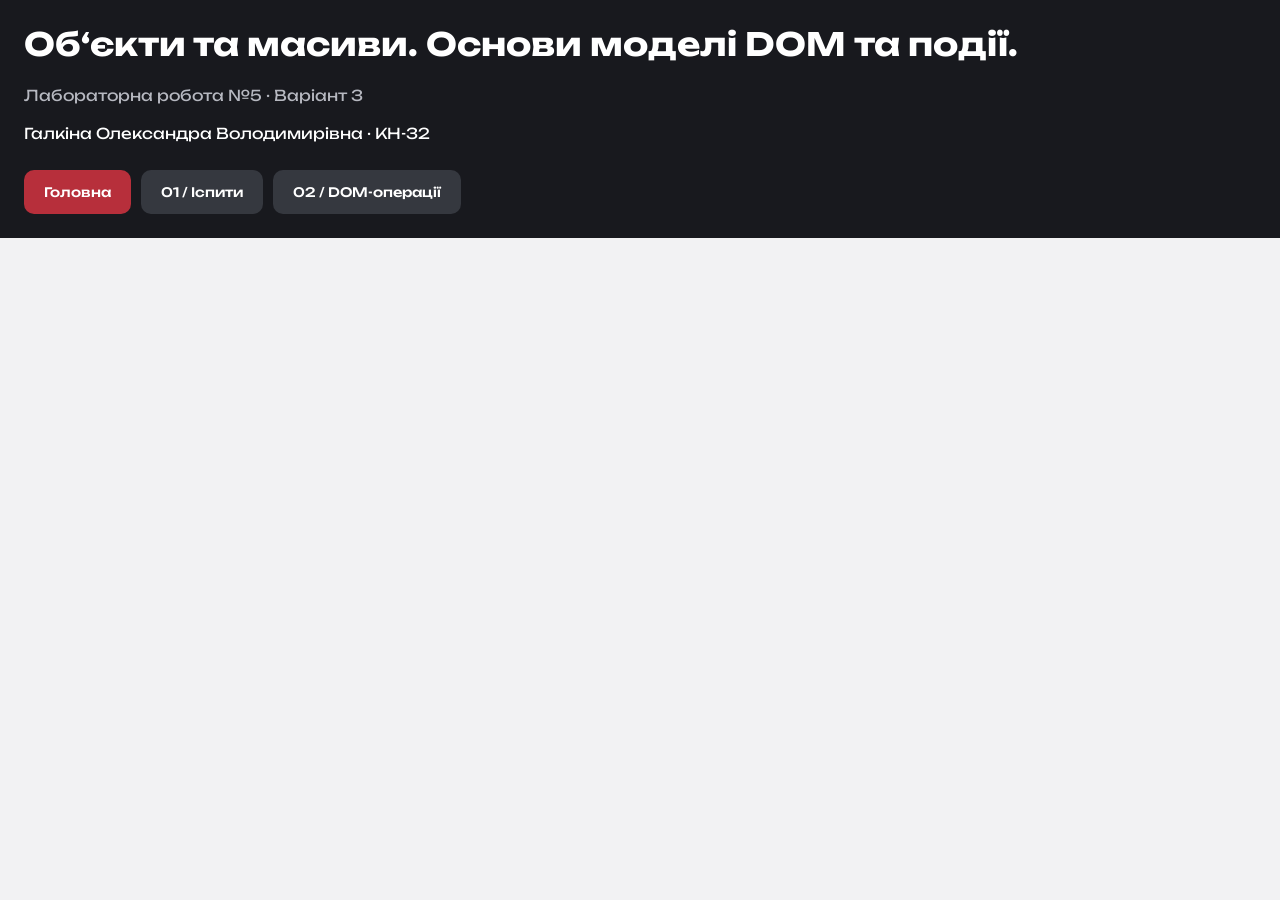
<file: index.html>
<!DOCTYPE html>
<html lang="uk">
<head>
    <meta charset="UTF-8">
    <meta name="viewport" content="width=device-width, initial-scale=1.0">
    <title>Лабораторна робота №5</title>
    <link rel="stylesheet" href="main.css">
</head>
<body>
    <div class="container">
        <header class="header">
            <div class="header-content">
                <h1>Об‘єкти та масиви. Основи моделі DOM та події.</h1>
                <p>Лабораторна робота №5  ·  Варіант 3</p>
                <p class="student">Галкіна Олександра Володимирівна  · КН-32</p>
            </div>
                        <nav class="navigation">
                <a href="index.html" class="nav-link active">Головна</a>
                <a href="task1.html" class="nav-link">01 / Іспити</a>
                <a href="task2.html" class="nav-link">02 / DOM-операції</a>
            </nav>
        </header>
    </div>
</body>
</html>
</file>
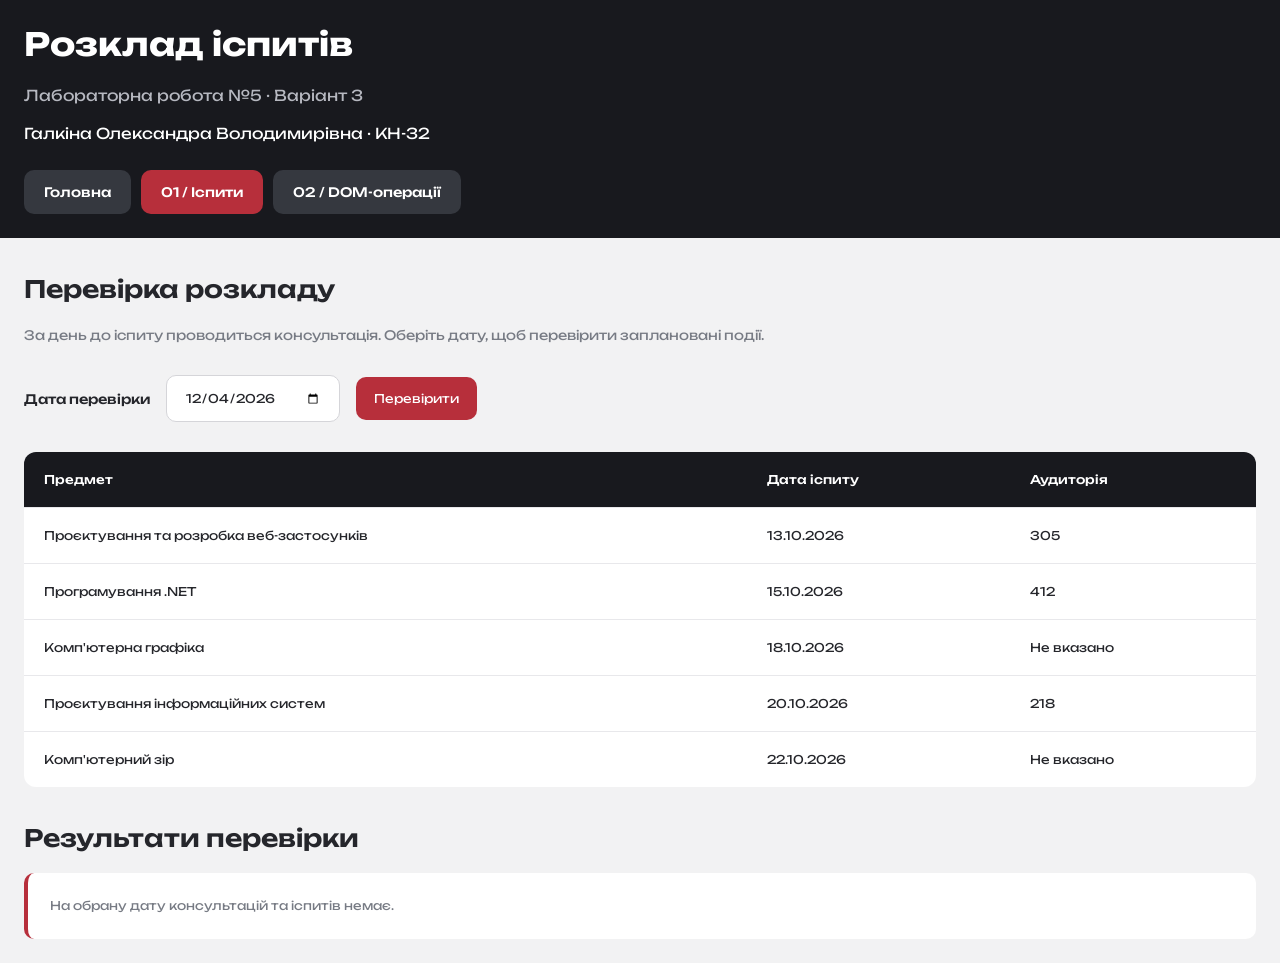
<file: task1.html>
<!DOCTYPE html>
<html lang="uk">
<head>
    <meta charset="UTF-8">
    <meta name="viewport" content="width=device-width, initial-scale=1.0">
    <title>Розклад іспитів · Лабораторна №5</title>
    <link rel="stylesheet" href="main.css">
    <link rel="stylesheet" href="task1.css">
    <script src="task1.js" defer></script>
</head>
<body>
    <div class="container">
        <header class="header">
            <div class="header-content">
                <h1>Розклад іспитів</h1>
                <p>Лабораторна робота №5 · Варіант 3</p>
                <p class="student">Галкіна Олександра Володимирівна · КН-32</p>
            </div>

            <nav class="navigation">
                <a href="index.html" class="nav-link">Головна</a>
                <a href="task1.html" class="nav-link active">01 / Іспити</a>
                <a href="task2.html" class="nav-link">02 / DOM-операції</a>
            </nav>
        </header>

        <main class="main">
            <section class="exam-section">
                <h2>Перевірка розкладу</h2>
                <p class="section-description">
                    За день до іспиту проводиться консультація.
                    Оберіть дату, щоб перевірити заплановані події.
                </p>

                <div class="exam-controls">
                    <label for="checkDate">Дата перевірки</label>
                    <input type="date" id="checkDate">
                    <button type="button" id="checkButton">
                        Перевірити
                    </button>
                </div>

                <div class="exam-table-wrapper">
                    <table class="exam-table">
                        <thead>
                            <tr>
                                <th>Предмет</th>
                                <th>Дата іспиту</th>
                                <th>Аудиторія</th>
                            </tr>
                        </thead>
                        <tbody id="examTableBody"></tbody>
                    </table>
                </div>

                <h2 class="result-title">Результати перевірки</h2>
                <div id="examResult" class="exam-result"></div>
            </section>
        </main>
    </div>
</body>
</html>
</file>
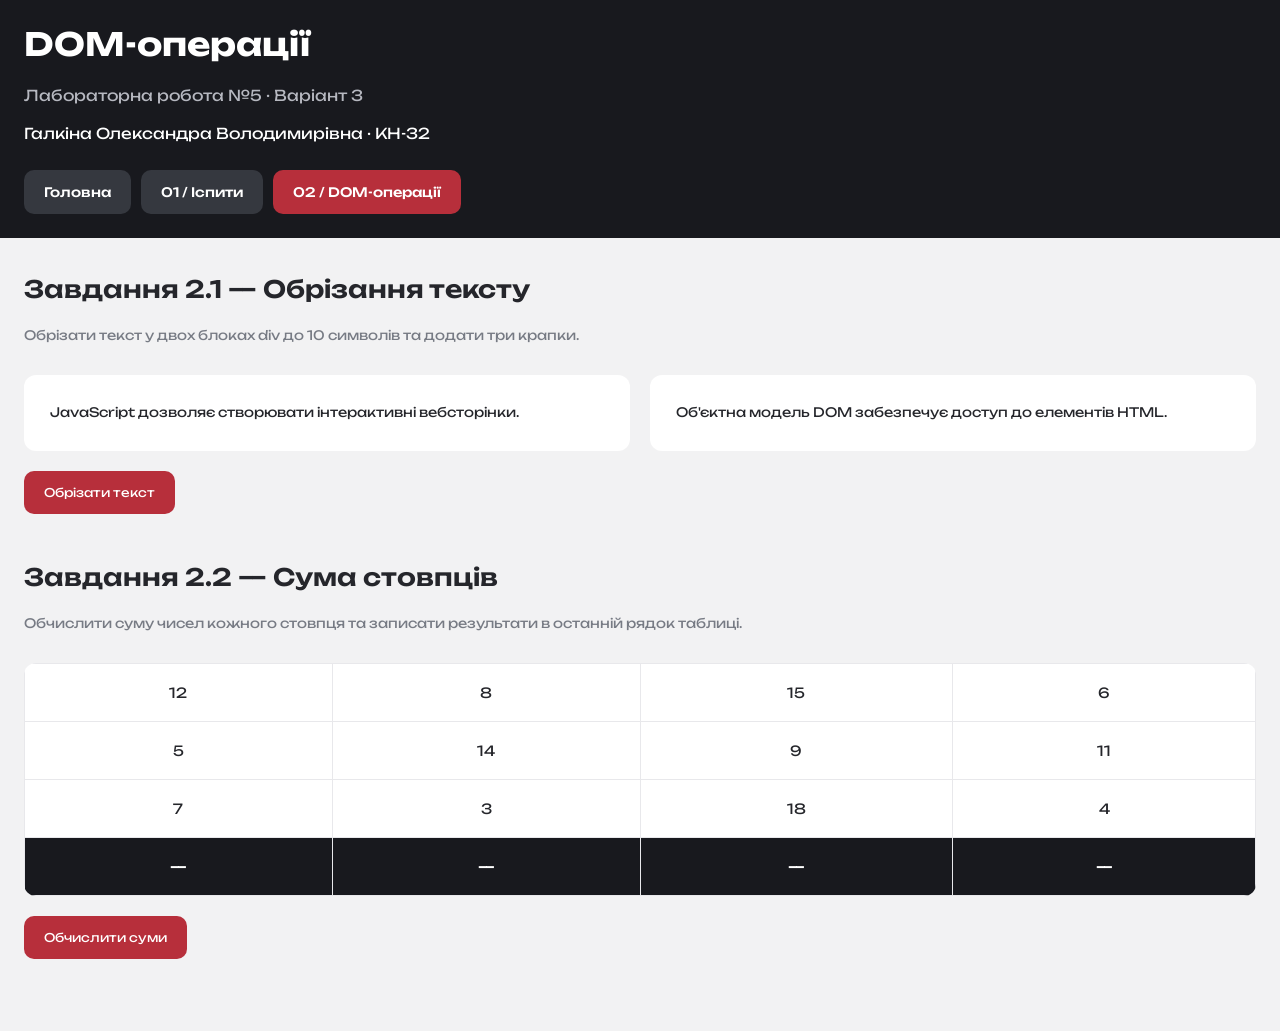
<file: task2.html>
<!DOCTYPE html>
<html lang="uk">
<head>
    <meta charset="UTF-8">
    <meta name="viewport" content="width=device-width, initial-scale=1.0">
    <title>DOM-операції · Лабораторна №5</title>
    <link rel="stylesheet" href="main.css">
    <link rel="stylesheet" href="task2.css">
    <script src="task2.js" defer></script>
</head>
<body>
    <div class="container">
        <header class="header">
            <div class="header-content">
                <h1>DOM-операції</h1>
                <p>Лабораторна робота №5 · Варіант 3</p>
                <p class="student">Галкіна Олександра Володимирівна · КН-32</p>
            </div>

            <nav class="navigation">
                <a href="index.html" class="nav-link">Головна</a>
                <a href="task1.html" class="nav-link">01 / Іспити</a>
                <a href="task2.html" class="nav-link active">02 / DOM-операції</a>
            </nav>
        </header>

        <main class="main">
            <section class="dom-section">
                <h2>Завдання 2.1 — Обрізання тексту</h2>
                <p class="section-description">
                    Обрізати текст у двох блоках div до 10 символів
                    та додати три крапки.
                </p>

                <div class="text-blocks" id="textBlocks">
                    <div class="text-item">
                        JavaScript дозволяє створювати інтерактивні вебсторінки.
                    </div>
                    <div class="text-item">
                        Об'єктна модель DOM забезпечує доступ до елементів HTML.
                    </div>
                </div>

                <button type="button" class="action-button" id="cutButton">
                    Обрізати текст
                </button>
            </section>

            <section class="dom-section">
                <h2>Завдання 2.2 — Сума стовпців</h2>
                <p class="section-description">
                    Обчислити суму чисел кожного стовпця
                    та записати результати в останній рядок таблиці.
                </p>

                <div class="number-table-wrapper">
                    <table class="number-table" id="numberTable">
                        <tbody>
                            <tr>
                                <td>12</td>
                                <td>8</td>
                                <td>15</td>
                                <td>6</td>
                            </tr>
                            <tr>
                                <td>5</td>
                                <td>14</td>
                                <td>9</td>
                                <td>11</td>
                            </tr>
                            <tr>
                                <td>7</td>
                                <td>3</td>
                                <td>18</td>
                                <td>4</td>
                            </tr>
                            <tr class="sum-row">
                                <td>—</td>
                                <td>—</td>
                                <td>—</td>
                                <td>—</td>
                            </tr>
                        </tbody>
                    </table>
                </div>

                <button type="button" class="action-button" id="sumButton">
                    Обчислити суми
                </button>
            </section>
        </main>
    </div>
</body>
</html>
</file>
<file: main.css>
@import url('https://fonts.googleapis.com/css2?family=Unbounded:wght@400;500;600;700&display=swap');

* {
    margin: 0;
    padding: 0;
    box-sizing: border-box;
}

body {
    font-family: 'Unbounded', sans-serif;
    background-color: #f2f2f3;
    color: #25262b;
    min-height: 100vh;
}

.container {
    width: 100%;
    min-height: 100vh;
    display: flex;
    flex-direction: column;
}

/* Шапка */

.header {
    background-color: #18191e;
    color: #ffffff;
    padding: 24px;
}

.header-content {
    padding-bottom: 24px;
}

.header-content h1 {
    font-size: 32px;
    font-weight: 700;
    margin-bottom: 20px;
}

.header-content p {
    font-size: 15px;
    color: #b6b8c0;
    line-height: 1.6;
}

.header-content .student {
    margin-top: 14px;
    color: #ffffff;
}

/* Навігація */

.navigation {
    display: flex;
    flex-wrap: wrap;
    gap: 10px;
}

.nav-link {
    display: inline-block;
    padding: 14px 20px;
    background-color: #35383f;
    color: #ffffff;
    text-decoration: none;
    font-size: 13px;
    font-weight: 500;
    border-radius: 10px;
    transition: background-color 0.2s;
}

.nav-link:hover,
.nav-link.active {
    background-color: #b72f3b;
}

/* Основний вміст */

.main {
    flex: 1;
    background-color: #f2f2f3;
    padding: 24px;
}

.section-description {
    font-size: 13px;
    color: #777b84;
    line-height: 1.8;
    margin-bottom: 28px;
}

/* Планшет */

@media (min-width: 768px) and (max-width: 1023px) {
    .header-content h1 {
        font-size: 28px;
    }

    .header-content p {
        font-size: 13px;
    }

    .nav-link {
        font-size: 12px;
        padding: 12px 16px;
    }
}

/* Телефон */

@media (max-width: 767px) {
    .header,
    .main {
        padding: 20px;
    }

    .header-content {
        padding-bottom: 20px;
    }

    .header-content h1 {
        font-size: 22px;
        margin-bottom: 14px;
        line-height: 1.5;
    }

    .header-content p {
        font-size: 11px;
    }

    .header-content .student {
        margin-top: 10px;
    }

    .navigation {
        gap: 8px;
    }

    .nav-link {
        padding: 11px 13px;
        font-size: 10px;
    }

    .section-description {
        font-size: 11px;
    }
}
</file>
<file: task1.css>
/* Розклад іспитів */

.exam-section h2 {
    font-size: 24px;
    font-weight: 600;
    margin: 12px 0 20px;
}

.exam-controls {
    display: flex;
    align-items: center;
    flex-wrap: wrap;
    gap: 16px;
    margin-bottom: 30px;
}

.exam-controls label {
    font-size: 13px;
    font-weight: 500;
}

.exam-controls input,
.exam-controls button {
    font-family: inherit;
    font-size: 12px;
    padding: 14px 18px;
    border-radius: 10px;
}

.exam-controls input {
    border: 1px solid #d5d5d9;
    background-color: #ffffff;
    color: #25262b;
}

.exam-controls button {
    border: none;
    background-color: #b72f3b;
    color: #ffffff;
    cursor: pointer;
}

.exam-controls button:hover {
    background-color: #962632;
}

/* Таблиця іспитів */

.exam-table-wrapper {
    width: 100%;
    overflow-x: auto;
    border-radius: 12px;
}

.exam-table {
    width: 100%;
    border-collapse: collapse;
    background-color: #ffffff;
    font-size: 12px;
    text-align: left;
}

.exam-table th,
.exam-table td {
    padding: 20px;
    border-bottom: 1px solid #e8e8eb;
}

.exam-table th {
    background-color: #18191e;
    color: #ffffff;
    font-weight: 500;
}

.exam-table tbody tr:last-child td {
    border-bottom: none;
}

.exam-table tbody tr:hover {
    background-color: #faf0f1;
}

/* Результати перевірки */

.exam-section .result-title {
    margin-top: 36px;
}

.exam-result {
    display: grid;
    gap: 14px;
}

.event-card {
    background-color: #ffffff;
    border-left: 4px solid #b72f3b;
    border-radius: 10px;
    padding: 22px;
}

.event-card h3 {
    font-size: 15px;
    margin-bottom: 14px;
}

.event-card p {
    font-size: 12px;
    line-height: 1.8;
    color: #777b84;
}

.event-card .event-warning {
    color: #b72f3b;
    font-weight: 600;
    margin-top: 12px;
}

/* Телефон */

@media (max-width: 767px) {
    .exam-section h2 {
        font-size: 19px;
    }

    .exam-controls {
        align-items: stretch;
        flex-direction: column;
    }

    .exam-controls input,
    .exam-controls button {
        width: 100%;
    }

    .exam-table {
        min-width: 550px;
        font-size: 11px;
    }

    .exam-table th,
    .exam-table td {
        padding: 15px;
    }

    .event-card {
        padding: 18px;
    }

    .event-card h3 {
        font-size: 12px;
        line-height: 1.6;
    }

    .event-card p {
        font-size: 11px;
    }
}
</file>
<file: task2.css>
/* DOM-операції */

.dom-section {
    margin-bottom: 48px;
}

.dom-section h2 {
    font-size: 24px;
    font-weight: 600;
    margin: 12px 0 20px;
}

.text-blocks {
    display: grid;
    grid-template-columns: repeat(2, minmax(0, 1fr));
    gap: 20px;
    margin-bottom: 20px;
}

.text-item {
    background-color: #ffffff;
    border-radius: 12px;
    padding: 26px;
    font-size: 13px;
    line-height: 1.8;
    overflow-wrap: anywhere;
}

/* Кнопки */

.action-button {
    font-family: inherit;
    font-size: 12px;
    padding: 14px 20px;
    background-color: #b72f3b;
    color: #ffffff;
    border: none;
    border-radius: 10px;
    cursor: pointer;
}

.action-button:hover {
    background-color: #962632;
}

/* Числова таблиця */

.number-table-wrapper {
    width: 100%;
    overflow-x: auto;
    margin-bottom: 20px;
    border-radius: 12px;
}

.number-table {
    width: 100%;
    border-collapse: collapse;
    background-color: #ffffff;
    text-align: center;
    font-size: 14px;
}

.number-table td {
    padding: 20px;
    border: 1px solid #e8e8eb;
}

.number-table .sum-row {
    background-color: #18191e;
    color: #ffffff;
    font-weight: 600;
}

/* Телефон */

@media (max-width: 767px) {
    .dom-section h2 {
        font-size: 19px;
        line-height: 1.5;
    }

    .text-blocks {
        grid-template-columns: 1fr;
        gap: 14px;
    }

    .text-item {
        padding: 20px;
        font-size: 11px;
    }

    .number-table {
        font-size: 11px;
    }

    .number-table td {
        padding: 14px 8px;
    }

    .action-button {
        font-size: 11px;
        padding: 13px 16px;
    }
}
</file>
